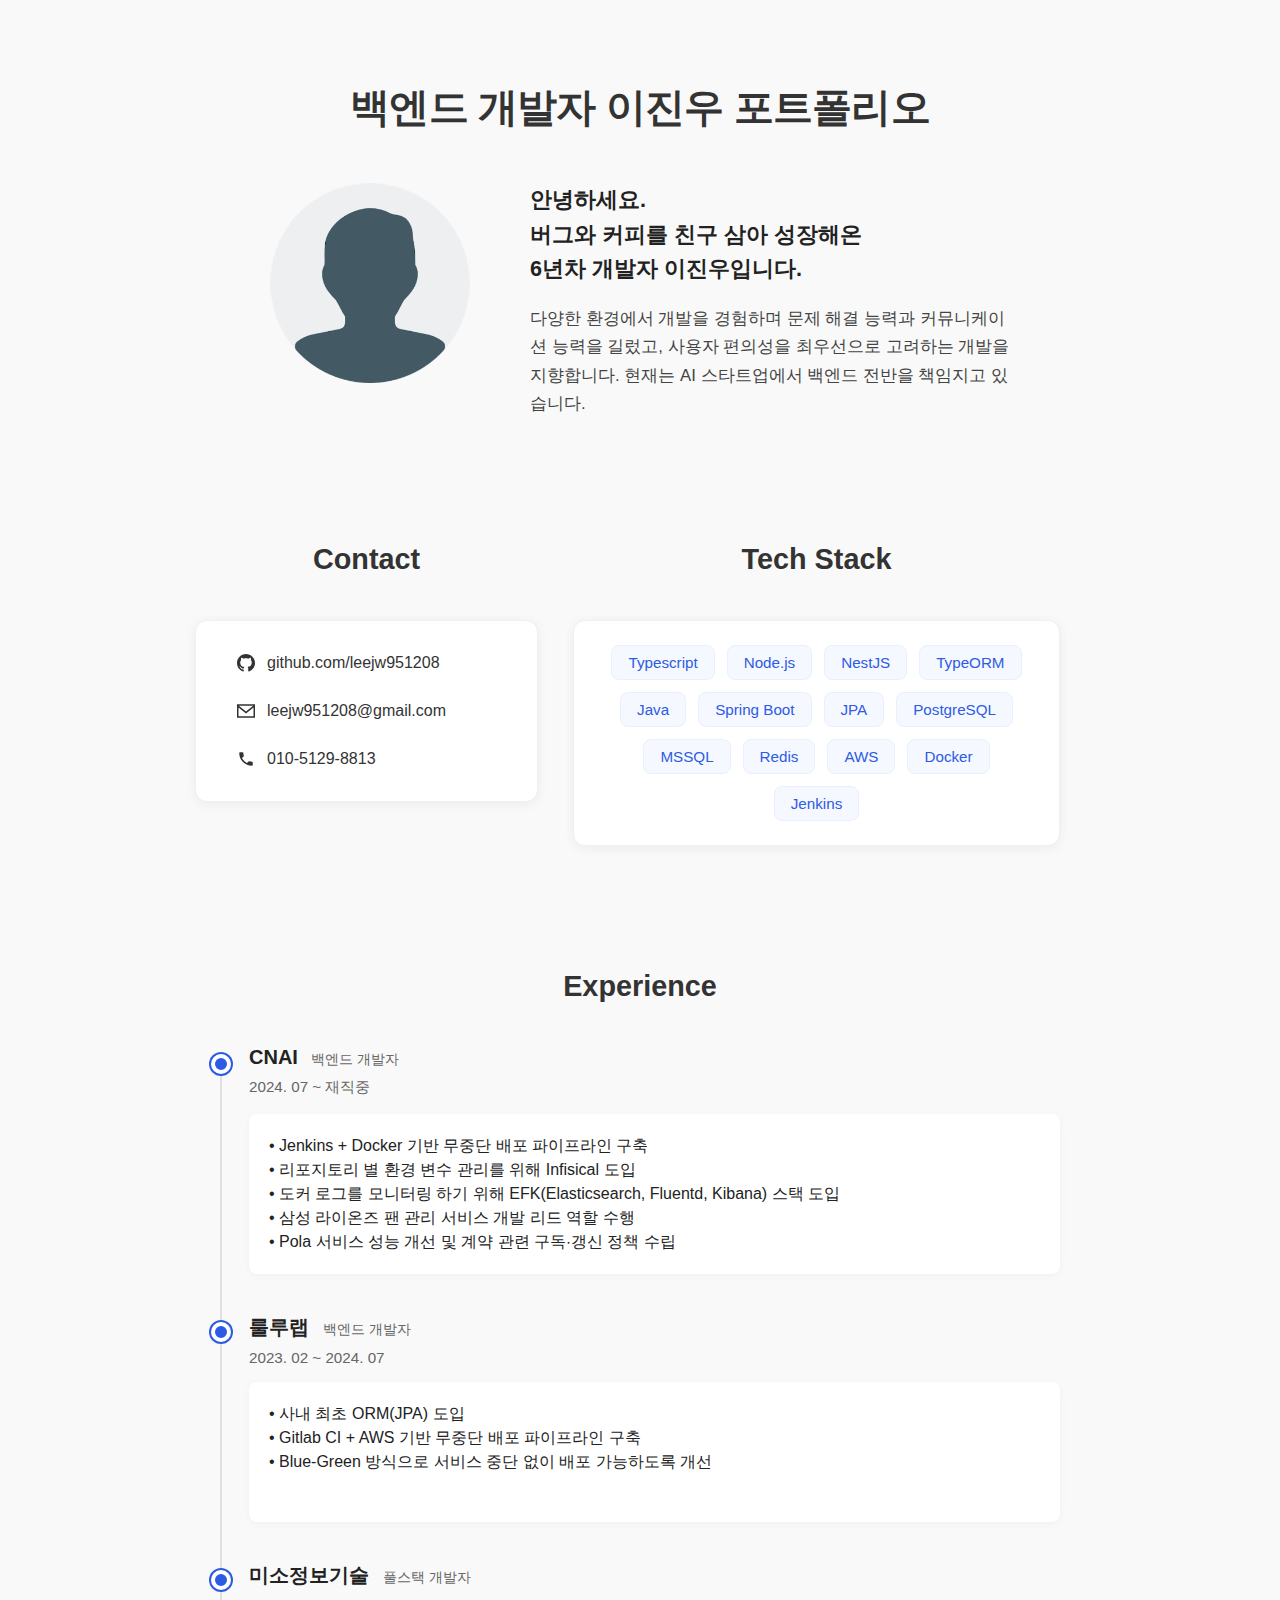
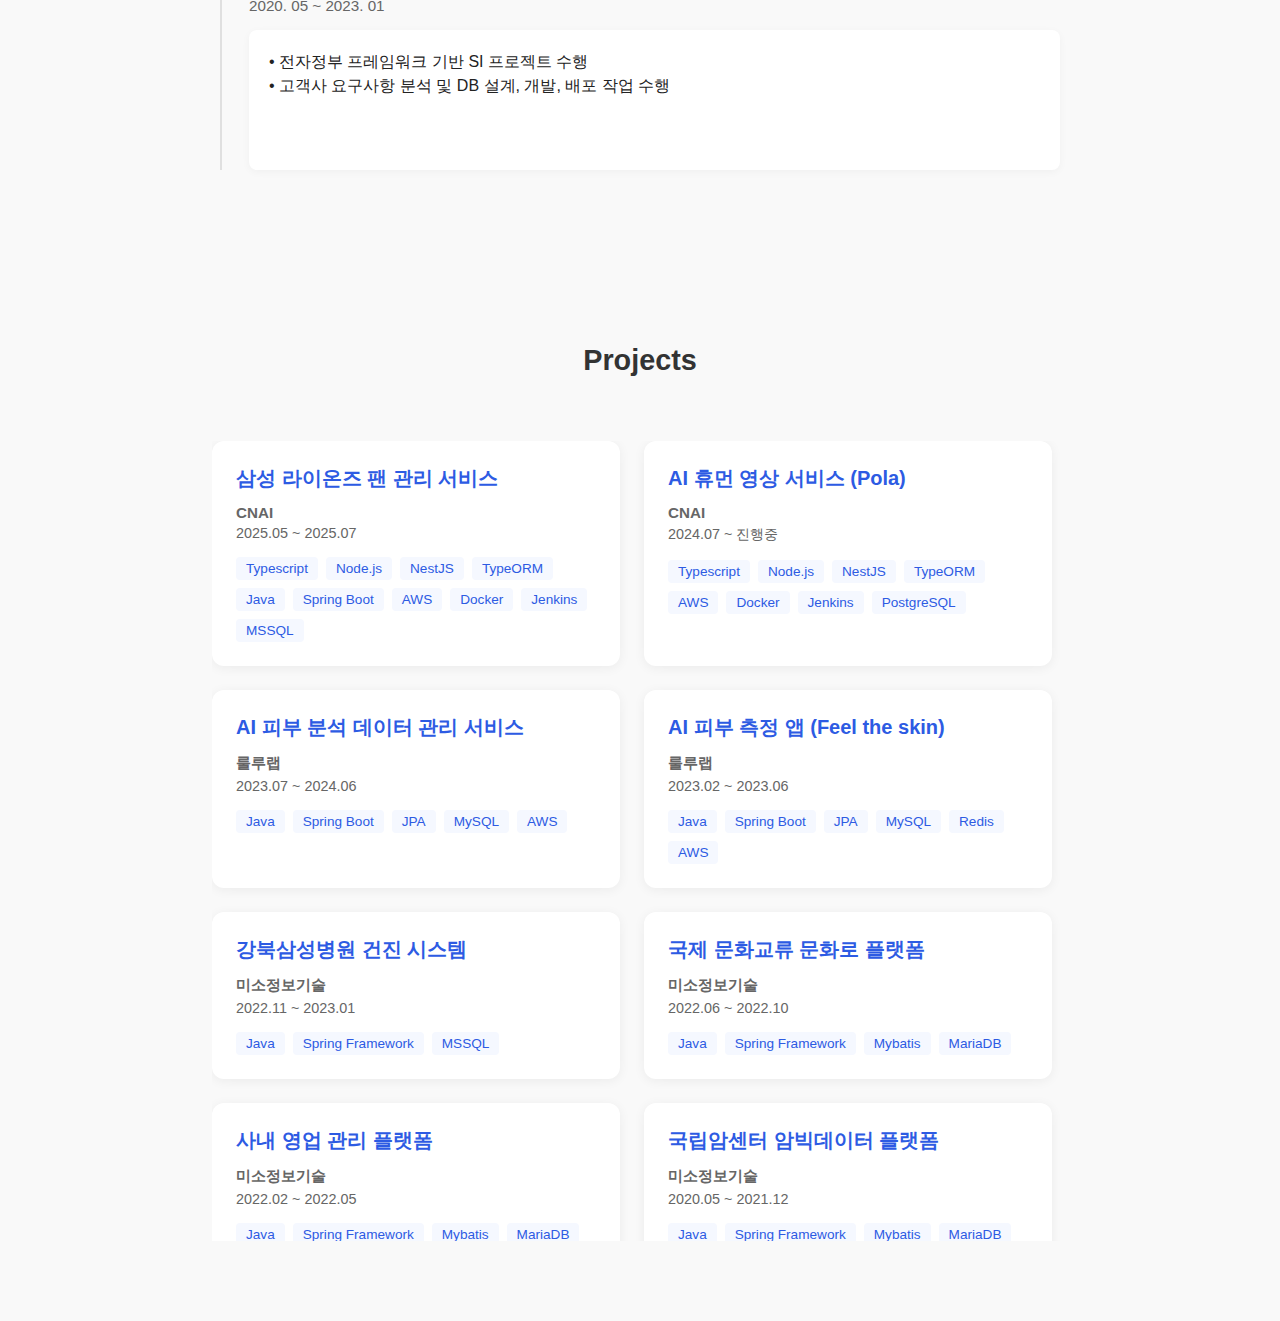
<file: index.html>
<!DOCTYPE html>
<html lang="ko">
    <head>
        <meta charset="UTF-8" />
        <meta name="viewport" content="width=device-width, initial-scale=1.0" />
        <title>이진우 포트폴리오</title>
        <link rel="stylesheet" href="css/style.css" />
    </head>
    <body>
        <div class="container">
            <div class="main-title">백엔드 개발자 이진우 포트폴리오</div>
            <div class="intro-section">
                <div class="intro-content">
                    <div class="profile-img-wrap">
                        <img src="images/user.png" alt="프로필 이미지" class="profile-img" />
                    </div>
                    <div class="intro-texts">
                        <div class="intro-greeting">
                            안녕하세요.<br />버그와 커피를 친구 삼아 성장해온<br />6년차 개발자 이진우입니다.
                        </div>
                        <div class="intro-desc">
                            다양한 환경에서 개발을 경험하며 문제 해결 능력과 커뮤니케이션 능력을 길렀고, 사용자 편의성을
                            최우선으로 고려하는 개발을 지향합니다. 현재는 AI 스타트업에서 백엔드 전반을 책임지고
                            있습니다.
                        </div>
                    </div>
                </div>
                <!-- 연락처 영역 전체 삭제 -->
            </div>
            <div class="contact-skills-container">
                <div class="contact-section">
                    <div class="contact-content">
                        <h2 class="section-title">Contact</h2>
                        <div class="contact-card">
                            <a href="https://github.com/leejw951208" target="_blank" class="contact-item">
                                <svg class="contact-icon" viewBox="0 0 24 24" fill="currentColor">
                                    <path
                                        d="M12 0c-6.626 0-12 5.373-12 12 0 5.302 3.438 9.8 8.207 11.387.599.111.793-.261.793-.577v-2.234c-3.338.726-4.033-1.416-4.033-1.416-.546-1.387-1.333-1.756-1.333-1.756-1.089-.745.083-.729.083-.729 1.205.084 1.839 1.237 1.839 1.237 1.07 1.834 2.807 1.304 3.492.997.107-.775.418-1.305.762-1.604-2.665-.305-5.467-1.334-5.467-5.931 0-1.311.469-2.381 1.236-3.221-.124-.303-.535-1.524.117-3.176 0 0 1.008-.322 3.301 1.23.957-.266 1.983-.399 3.003-.404 1.02.005 2.047.138 3.006.404 2.291-1.552 3.297-1.23 3.297-1.23.653 1.653.242 2.874.118 3.176.77.84 1.235 1.911 1.235 3.221 0 4.609-2.807 5.624-5.479 5.921.43.372.823 1.102.823 2.222v3.293c0 .319.192.694.801.576 4.765-1.589 8.199-6.086 8.199-11.386 0-6.627-5.373-12-12-12z"
                                    />
                                </svg>
                                <span class="contact-text">github.com/leejw951208</span>
                            </a>
                            <a href="mailto:leejw951208@gmail.com" class="contact-item">
                                <svg class="contact-icon" viewBox="0 0 24 24" fill="currentColor">
                                    <path
                                        d="M0 3v18h24v-18h-24zm21.518 2l-9.518 7.713-9.518-7.713h19.036zm-19.518 14v-11.817l10 8.104 10-8.104v11.817h-20z"
                                    />
                                </svg>
                                <span class="contact-text">leejw951208@gmail.com</span>
                            </a>
                            <a href="tel:+82-10-5129-8813" class="contact-item">
                                <svg class="contact-icon" viewBox="0 0 24 24" fill="currentColor">
                                    <path
                                        d="M6.62 10.79c1.44 2.83 3.76 5.14 6.59 6.59l2.2-2.2c.27-.27.67-.36 1.02-.24 1.12.37 2.33.57 3.57.57.55 0 1 .45 1 1V20c0 .55-.45 1-1 1-9.39 0-17-7.61-17-17 0-.55.45-1 1-1h3.5c.55 0 1 .45 1 1 0 1.25.2 2.45.57 3.57.11.35.03.74-.25 1.02l-2.2 2.2z"
                                    />
                                </svg>
                                <span class="contact-text">010-5129-8813</span>
                            </a>
                        </div>
                    </div>
                </div>
                <div class="skills-section">
                    <div class="skills-content">
                        <h2 class="section-title">Tech Stack</h2>
                        <div class="skills-tags">
                            <span class="skill-tag">Typescript</span>
                            <span class="skill-tag">Node.js</span>
                            <span class="skill-tag">NestJS</span>
                            <span class="skill-tag">TypeORM</span>
                            <span class="skill-tag">Java</span>
                            <span class="skill-tag">Spring Boot</span>
                            <span class="skill-tag">JPA</span>
                            <span class="skill-tag">PostgreSQL</span>
                            <span class="skill-tag">MSSQL</span>
                            <span class="skill-tag">Redis</span>
                            <span class="skill-tag">AWS</span>
                            <span class="skill-tag">Docker</span>
                            <span class="skill-tag">Jenkins</span>
                        </div>
                    </div>
                </div>
            </div>
            <div class="experience-section">
                <div class="experience-content">
                    <h2 class="section-title">Experience</h2>
                    <div class="timeline">
                        <div class="timeline-item">
                            <div class="company-name">CNAI <span class="position">백엔드 개발자</span></div>
                            <div class="company-period">2024. 07 ~ 재직중</div>
                            <div class="company-desc">
                                • Jenkins + Docker 기반 무중단 배포 파이프라인 구축<br />
                                • 리포지토리 별 환경 변수 관리를 위해 Infisical 도입<br />
                                • 도커 로그를 모니터링 하기 위해 EFK(Elasticsearch, Fluentd, Kibana) 스택 도입<br />
                                • 삼성 라이온즈 팬 관리 서비스 개발 리드 역할 수행<br />
                                • Pola 서비스 성능 개선 및 계약 관련 구독∙갱신 정책 수립<br />
                            </div>
                        </div>
                        <div class="timeline-item">
                            <div class="company-name">룰루랩 <span class="position">백엔드 개발자</span></div>
                            <div class="company-period">2023. 02 ~ 2024. 07</div>
                            <div class="company-desc">
                                • 사내 최초 ORM(JPA) 도입<br />
                                • Gitlab CI + AWS 기반 무중단 배포 파이프라인 구축<br />
                                • Blue-Green 방식으로 서비스 중단 없이 배포 가능하도록 개선<br />
                            </div>
                        </div>
                        <div class="timeline-item">
                            <div class="company-name">미소정보기술 <span class="position">풀스택 개발자</span></div>
                            <div class="company-period">2020. 05 ~ 2023. 01</div>
                            <div class="company-desc">
                                • 전자정부 프레임워크 기반 SI 프로젝트 수행<br />
                                • 고객사 요구사항 분석 및 DB 설계, 개발, 배포 작업 수행<br />
                            </div>
                        </div>
                    </div>
                </div>
            </div>
            <div class="project-section">
                <div class="project-content">
                    <h2 class="section-title">Projects</h2>
                    <div class="project-grid">
                        <div class="project-card">
                            <a href="projects/project1.html" class="project-title">삼성 라이온즈 팬 관리 서비스</a>
                            <div class="project-info">
                                <span class="project-company">CNAI</span>
                                <span class="project-period">2025.05 ~ 2025.07</span>
                            </div>
                            <div class="tech-stack">
                                <span class="tech-item">Typescript</span>
                                <span class="tech-item">Node.js</span>
                                <span class="tech-item">NestJS</span>
                                <span class="tech-item">TypeORM</span>
                                <span class="tech-item">Java</span>
                                <span class="tech-item">Spring Boot</span>
                                <span class="tech-item">AWS</span>
                                <span class="tech-item">Docker</span>
                                <span class="tech-item">Jenkins</span>
                                <span class="tech-item">MSSQL</span>
                            </div>
                        </div>
                        <div class="project-card">
                            <a href="projects/project1.html" class="project-title">AI 휴먼 영상 서비스 (Pola)</a>
                            <div class="project-info">
                                <span class="project-company">CNAI</span>
                                <span class="project-period">2024.07 ~ 진행중</span>
                            </div>
                            <div class="tech-stack">
                                <span class="tech-item">Typescript</span>
                                <span class="tech-item">Node.js</span>
                                <span class="tech-item">NestJS</span>
                                <span class="tech-item">TypeORM</span>
                                <span class="tech-item">AWS</span>
                                <span class="tech-item">Docker</span>
                                <span class="tech-item">Jenkins</span>
                                <span class="tech-item">PostgreSQL</span>
                            </div>
                        </div>
                        <div class="project-card">
                            <a href="projects/project2.html" class="project-title">AI 피부 분석 데이터 관리 서비스</a>
                            <div class="project-info">
                                <span class="project-company">룰루랩</span>
                                <span class="project-period">2023.07 ~ 2024.06</span>
                            </div>
                            <div class="tech-stack">
                                <span class="tech-item">Java</span>
                                <span class="tech-item">Spring Boot</span>
                                <span class="tech-item">JPA</span>
                                <span class="tech-item">MySQL</span>
                                <span class="tech-item">AWS</span>
                            </div>
                        </div>
                        <div class="project-card">
                            <a href="projects/project3.html" class="project-title">AI 피부 측정 앱 (Feel the skin)</a>
                            <div class="project-info">
                                <span class="project-company">룰루랩</span>
                                <span class="project-period">2023.02 ~ 2023.06</span>
                            </div>
                            <div class="tech-stack">
                                <span class="tech-item">Java</span>
                                <span class="tech-item">Spring Boot</span>
                                <span class="tech-item">JPA</span>
                                <span class="tech-item">MySQL</span>
                                <span class="tech-item">Redis</span>
                                <span class="tech-item">AWS</span>
                            </div>
                        </div>
                        <div class="project-card">
                            <a href="projects/project3.html" class="project-title">강북삼성병원 건진 시스템</a>
                            <div class="project-info">
                                <span class="project-company">미소정보기술</span>
                                <span class="project-period">2022.11 ~ 2023.01</span>
                            </div>
                            <div class="tech-stack">
                                <span class="tech-item">Java</span>
                                <span class="tech-item">Spring Framework</span>
                                <span class="tech-item">MSSQL</span>
                            </div>
                        </div>
                        <div class="project-card">
                            <a href="projects/project3.html" class="project-title">국제 문화교류 문화로 플랫폼</a>
                            <div class="project-info">
                                <span class="project-company">미소정보기술</span>
                                <span class="project-period">2022.06 ~ 2022.10</span>
                            </div>
                            <div class="tech-stack">
                                <span class="tech-item">Java</span>
                                <span class="tech-item">Spring Framework</span>
                                <span class="tech-item">Mybatis</span>
                                <span class="tech-item">MariaDB</span>
                            </div>
                        </div>
                        <div class="project-card">
                            <a href="projects/project3.html" class="project-title">사내 영업 관리 플랫폼</a>
                            <div class="project-info">
                                <span class="project-company">미소정보기술</span>
                                <span class="project-period">2022.02 ~ 2022.05</span>
                            </div>
                            <div class="tech-stack">
                                <span class="tech-item">Java</span>
                                <span class="tech-item">Spring Framework</span>
                                <span class="tech-item">Mybatis</span>
                                <span class="tech-item">MariaDB</span>
                            </div>
                        </div>
                        <div class="project-card">
                            <a href="projects/project3.html" class="project-title">국립암센터 암빅데이터 플랫폼</a>
                            <div class="project-info">
                                <span class="project-company">미소정보기술</span>
                                <span class="project-period">2020.05 ~ 2021.12</span>
                            </div>
                            <div class="tech-stack">
                                <span class="tech-item">Java</span>
                                <span class="tech-item">Spring Framework</span>
                                <span class="tech-item">Mybatis</span>
                                <span class="tech-item">MariaDB</span>
                            </div>
                        </div>
                    </div>
                </div>
            </div>
        </div>
    </body>
</html>
</file>
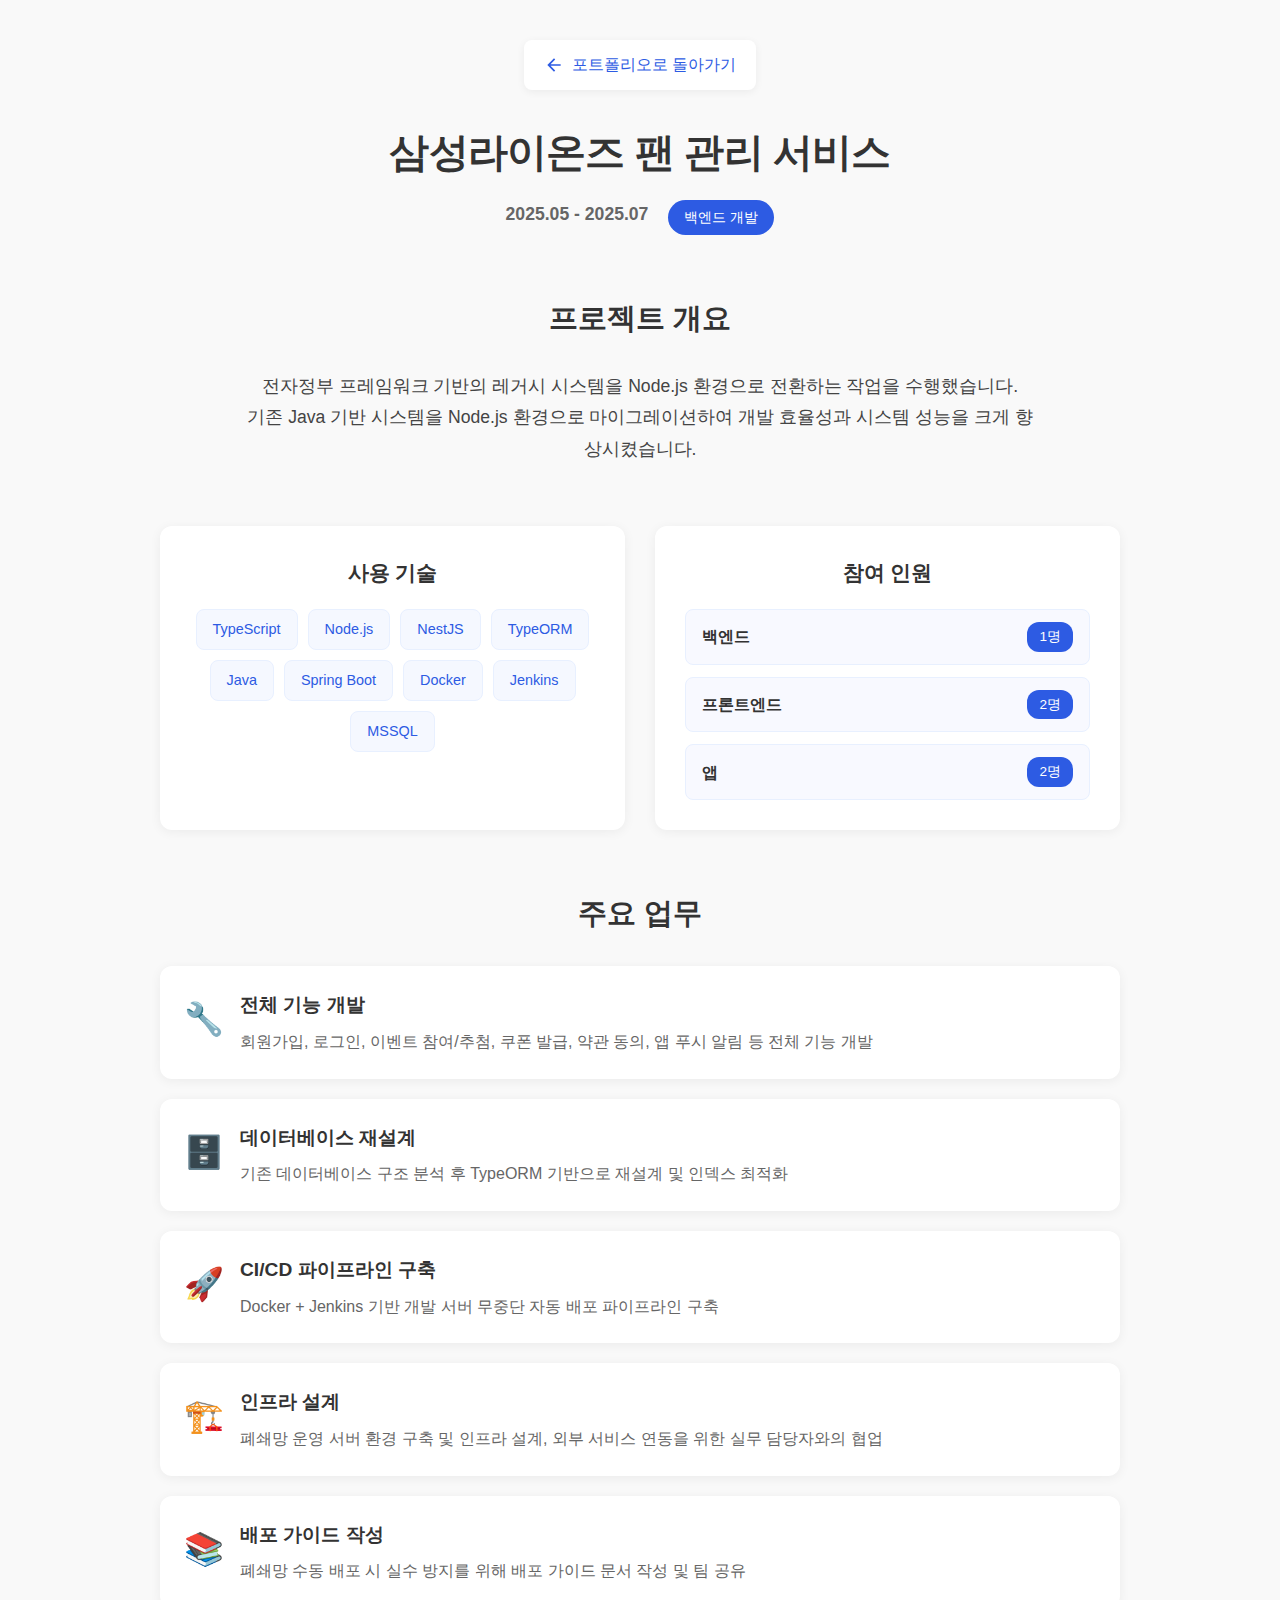
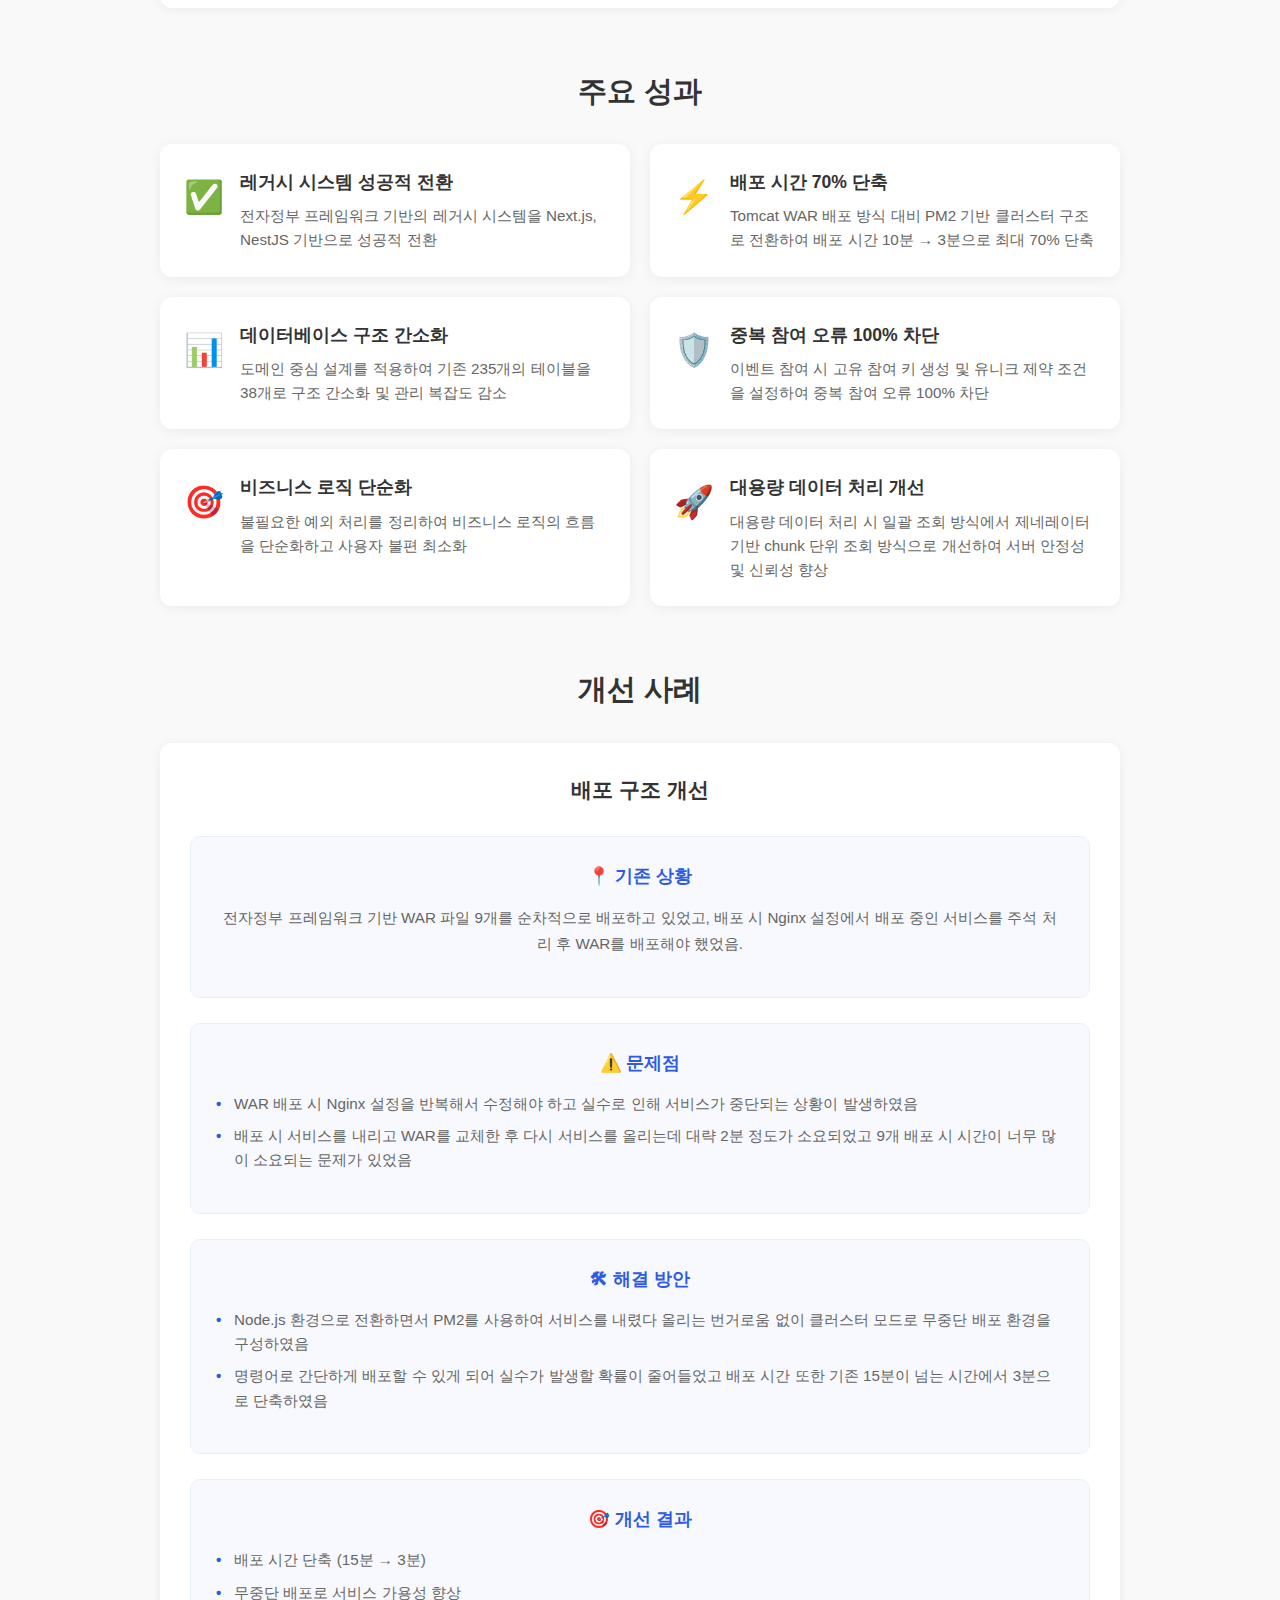
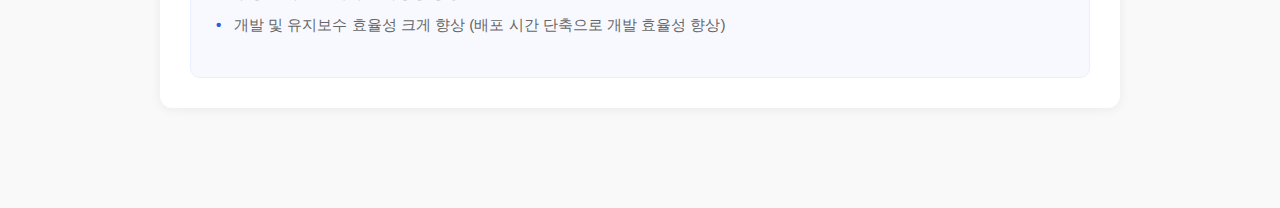
<file: projects/project1.html>
<!DOCTYPE html>
<html lang="ko">
    <head>
        <meta charset="UTF-8" />
        <meta name="viewport" content="width=device-width, initial-scale=1.0" />
        <title>삼성라이온즈 팬 관리 서비스 - 이진우 포트폴리오</title>
        <link rel="stylesheet" href="../css/project-style.css" />
    </head>
    <body>
        <div class="container">
            <header class="project-header">
                <a href="../index.html" class="back-button">
                    <svg viewBox="0 0 24 24" fill="currentColor">
                        <path d="M20 11H7.83l5.59-5.59L12 4l-8 8 8 8 1.41-1.41L7.83 13H20v-2z" />
                    </svg>
                    포트폴리오로 돌아가기
                </a>
                <h1 class="project-title">삼성라이온즈 팬 관리 서비스</h1>
                <div class="project-meta">
                    <span class="project-period">2025.05 - 2025.07</span>
                    <span class="project-role">백엔드 개발</span>
                </div>
            </header>

            <main class="project-content">
                <section class="project-overview">
                    <h2>프로젝트 개요</h2>
                    <p class="project-description">
                        전자정부 프레임워크 기반의 레거시 시스템을 Node.js 환경으로 전환하는 작업을 수행했습니다.<br />
                        기존 Java 기반 시스템을 Node.js 환경으로 마이그레이션하여 개발 효율성과 시스템 성능을 크게
                        향상시켰습니다.
                    </p>
                </section>

                <section class="project-details">
                    <div class="detail-grid">
                        <div class="detail-card">
                            <h3>사용 기술</h3>
                            <div class="tech-stack">
                                <span class="tech-tag">TypeScript</span>
                                <span class="tech-tag">Node.js</span>
                                <span class="tech-tag">NestJS</span>
                                <span class="tech-tag">TypeORM</span>
                                <span class="tech-tag">Java</span>
                                <span class="tech-tag">Spring Boot</span>
                                <span class="tech-tag">Docker</span>
                                <span class="tech-tag">Jenkins</span>
                                <span class="tech-tag">MSSQL</span>
                            </div>
                        </div>

                        <div class="detail-card">
                            <h3>참여 인원</h3>
                            <div class="team-info">
                                <div class="team-member">
                                    <span class="role">백엔드</span>
                                    <span class="count">1명</span>
                                </div>
                                <div class="team-member">
                                    <span class="role">프론트엔드</span>
                                    <span class="count">2명</span>
                                </div>
                                <div class="team-member">
                                    <span class="role">앱</span>
                                    <span class="count">2명</span>
                                </div>
                            </div>
                        </div>
                    </div>
                </section>

                <section class="project-tasks">
                    <h2>주요 업무</h2>
                    <div class="task-list">
                        <div class="task-item">
                            <div class="task-icon">🔧</div>
                            <div class="task-content">
                                <h4>전체 기능 개발</h4>
                                <p>
                                    회원가입, 로그인, 이벤트 참여/추첨, 쿠폰 발급, 약관 동의, 앱 푸시 알림 등 전체 기능
                                    개발
                                </p>
                            </div>
                        </div>
                        <div class="task-item">
                            <div class="task-icon">🗄️</div>
                            <div class="task-content">
                                <h4>데이터베이스 재설계</h4>
                                <p>기존 데이터베이스 구조 분석 후 TypeORM 기반으로 재설계 및 인덱스 최적화</p>
                            </div>
                        </div>
                        <div class="task-item">
                            <div class="task-icon">🚀</div>
                            <div class="task-content">
                                <h4>CI/CD 파이프라인 구축</h4>
                                <p>Docker + Jenkins 기반 개발 서버 무중단 자동 배포 파이프라인 구축</p>
                            </div>
                        </div>
                        <div class="task-item">
                            <div class="task-icon">🏗️</div>
                            <div class="task-content">
                                <h4>인프라 설계</h4>
                                <p>
                                    폐쇄망 운영 서버 환경 구축 및 인프라 설계, 외부 서비스 연동을 위한 실무 담당자와의
                                    협업
                                </p>
                            </div>
                        </div>
                        <div class="task-item">
                            <div class="task-icon">📚</div>
                            <div class="task-content">
                                <h4>배포 가이드 작성</h4>
                                <p>폐쇄망 수동 배포 시 실수 방지를 위해 배포 가이드 문서 작성 및 팀 공유</p>
                            </div>
                        </div>
                    </div>
                </section>

                <section class="project-achievements">
                    <h2>주요 성과</h2>
                    <div class="achievement-list">
                        <div class="achievement-item">
                            <div class="achievement-icon">✅</div>
                            <div class="achievement-content">
                                <h4>레거시 시스템 성공적 전환</h4>
                                <p>전자정부 프레임워크 기반의 레거시 시스템을 Next.js, NestJS 기반으로 성공적 전환</p>
                            </div>
                        </div>
                        <div class="achievement-item">
                            <div class="achievement-icon">⚡</div>
                            <div class="achievement-content">
                                <h4>배포 시간 70% 단축</h4>
                                <p>
                                    Tomcat WAR 배포 방식 대비 PM2 기반 클러스터 구조로 전환하여 배포 시간 10분 → 3분으로
                                    최대 70% 단축
                                </p>
                            </div>
                        </div>
                        <div class="achievement-item">
                            <div class="achievement-icon">📊</div>
                            <div class="achievement-content">
                                <h4>데이터베이스 구조 간소화</h4>
                                <p>
                                    도메인 중심 설계를 적용하여 기존 235개의 테이블을 38개로 구조 간소화 및 관리 복잡도
                                    감소
                                </p>
                            </div>
                        </div>
                        <div class="achievement-item">
                            <div class="achievement-icon">🛡️</div>
                            <div class="achievement-content">
                                <h4>중복 참여 오류 100% 차단</h4>
                                <p>
                                    이벤트 참여 시 고유 참여 키 생성 및 유니크 제약 조건을 설정하여 중복 참여 오류 100%
                                    차단
                                </p>
                            </div>
                        </div>
                        <div class="achievement-item">
                            <div class="achievement-icon">🎯</div>
                            <div class="achievement-content">
                                <h4>비즈니스 로직 단순화</h4>
                                <p>
                                    불필요한 예외 처리를 정리하여 비즈니스 로직의 흐름을 단순화하고 사용자 불편 최소화
                                </p>
                            </div>
                        </div>
                        <div class="achievement-item">
                            <div class="achievement-icon">🚀</div>
                            <div class="achievement-content">
                                <h4>대용량 데이터 처리 개선</h4>
                                <p>
                                    대용량 데이터 처리 시 일괄 조회 방식에서 제네레이터 기반 chunk 단위 조회 방식으로
                                    개선하여 서버 안정성 및 신뢰성 향상
                                </p>
                            </div>
                        </div>
                    </div>
                </section>

                <section class="project-improvements">
                    <h2>개선 사례</h2>
                    <div class="improvement-cards-container">
                        <div class="improvement-card">
                            <h3>배포 구조 개선</h3>
                            <div class="improvement-content">
                                <div class="improvement-section">
                                    <h4>📍 기존 상황</h4>
                                    <div class="improvement-text">
                                        <p>
                                            전자정부 프레임워크 기반 WAR 파일 9개를 순차적으로 배포하고 있었고, 배포 시
                                            Nginx 설정에서 배포 중인 서비스를 주석 처리 후 WAR를 배포해야 했었음.
                                        </p>
                                    </div>
                                </div>

                                <div class="improvement-section">
                                    <h4>⚠️ 문제점</h4>
                                    <div class="improvement-text">
                                        <ul>
                                            <li>
                                                WAR 배포 시 Nginx 설정을 반복해서 수정해야 하고 실수로 인해 서비스가
                                                중단되는 상황이 발생하였음
                                            </li>
                                            <li>
                                                배포 시 서비스를 내리고 WAR를 교체한 후 다시 서비스를 올리는데 대략 2분
                                                정도가 소요되었고 9개 배포 시 시간이 너무 많이 소요되는 문제가 있었음
                                            </li>
                                        </ul>
                                    </div>
                                </div>

                                <div class="improvement-section">
                                    <h4>🛠 해결 방안</h4>
                                    <div class="improvement-text">
                                        <ul>
                                            <li>
                                                Node.js 환경으로 전환하면서 PM2를 사용하여 서비스를 내렸다 올리는
                                                번거로움 없이 클러스터 모드로 무중단 배포 환경을 구성하였음
                                            </li>
                                            <li>
                                                명령어로 간단하게 배포할 수 있게 되어 실수가 발생할 확률이 줄어들었고
                                                배포 시간 또한 기존 15분이 넘는 시간에서 3분으로 단축하였음
                                            </li>
                                        </ul>
                                    </div>
                                </div>

                                <div class="improvement-section">
                                    <h4>🎯 개선 결과</h4>
                                    <div class="improvement-text">
                                        <ul>
                                            <li>배포 시간 단축 (15분 → 3분)</li>
                                            <li>무중단 배포로 서비스 가용성 향상</li>
                                            <li>
                                                개발 및 유지보수 효율성 크게 향상 (배포 시간 단축으로 개발 효율성 향상)
                                            </li>
                                        </ul>
                                    </div>
                                </div>
                            </div>
                        </div>
                    </div>
                </section>
            </main>
        </div>
    </body>
</html>
</file>
<file: css/style.css>
body {
    margin: auto;
    font-family: 'Pretendard', 'Noto Sans KR', sans-serif;
    background: #f9f9f9;
    color: #222;
    max-width: 1000px;
}
.container {
    margin: 80px;
}
.main-title {
    font-size: 2.5rem;
    font-weight: 800;
    text-align: center;
    color: #333;
    letter-spacing: -0.02em;
}
.intro-section {
    margin-top: 48px;
}
.intro-content {
    display: flex;
    align-items: flex-start;
    justify-content: center;
    gap: 60px;
}
.profile-img-wrap {
    flex-shrink: 0;
    display: flex;
    align-items: center;
    justify-content: center;
}
.profile-img {
    width: 200px;
    height: 200px;
    object-fit: contain;
    display: block;
}
.intro-texts {
    min-width: 320px;
    max-width: 480px;
}
.intro-greeting {
    font-size: 1.35rem;
    font-weight: 700;
    margin-bottom: 18px;
    color: #222;
    line-height: 1.6;
}
.intro-desc {
    font-size: 1.05rem;
    color: #444;
    line-height: 1.7;
}

/* 연락처 & 기술 스택 컨테이너 */
.contact-skills-container {
    margin-top: 100px;
    display: grid;
    grid-template-columns: 1fr 2fr;
    gap: 60px;
    align-items: start;
}

/* 연락처 섹션 */
.contact-section {
    margin-top: 0;
}

.contact-content {
    display: flex;
    flex-direction: column;
    align-items: center;
}

.contact-card {
    display: flex;
    flex-direction: column;
    gap: 12px;
    margin-top: 20px;
    width: 100%;
    background: #fff;
    padding: 24px;
    border-radius: 12px;
    box-shadow: 0 2px 12px rgba(0, 0, 0, 0.06);
    border: 1px solid #f0f0f0;
}

.contact-item {
    display: flex;
    align-items: center;
    gap: 12px;
    padding: 8px 16px;
    text-decoration: none;
    color: #333;
    border-radius: 6px;
    transition: all 0.2s;
    background: transparent;
    border: 1px solid transparent;
}

.contact-item:hover {
    background: #f8f9ff;
    color: #2d5be3;
    border-color: #e8f0ff;
}

.contact-icon {
    width: 18px;
    height: 18px;
    flex-shrink: 0;
}

.contact-text {
    font-size: 1rem;
    font-weight: 400;
}

/* 기술 스택 섹션 */
.skills-section {
    margin-top: 0;
}

.skills-content {
    display: flex;
    flex-direction: column;
    align-items: center;
}

.skills-tags {
    display: flex;
    flex-wrap: wrap;
    gap: 12px;
    margin-top: 20px;
    justify-content: center;
    max-width: 100%;
    background: #fff;
    padding: 24px;
    border-radius: 12px;
    box-shadow: 0 2px 12px rgba(0, 0, 0, 0.06);
    border: 1px solid #f0f0f0;
}

.skill-tag {
    background: #f5f8ff;
    color: #2d5be3;
    padding: 8px 16px;
    border-radius: 8px;
    font-size: 0.95rem;
    font-weight: 500;
    border: 1px solid #e8f0ff;
    transition: all 0.2s;
}

.skill-tag:hover {
    background: #e8f0ff;
    transform: translateY(-2px);
    box-shadow: 0 2px 8px rgba(45, 91, 227, 0.15);
}

.experience-section {
    margin-top: 100px;
}
.section-title {
    font-size: 1.8rem;
    font-weight: 700;
    color: #333;
    text-align: center;
}
.experience-content {
    display: flex;
    flex-direction: column;
    justify-content: center;
}
.timeline {
    display: flex;
    flex-direction: column;
    gap: 40px;
    position: relative;
    margin-top: 20px;
    padding-left: 29px;
}
.timeline::before {
    content: '';
    position: absolute;
    left: 0;
    top: 8px;
    bottom: 0;
    width: 2px;
    background: #e0e0e0;
}
.timeline-item {
    position: relative;
}
.timeline-item::before {
    content: '';
    position: absolute;
    left: -38px;
    top: 8px;
    width: 12px;
    height: 12px;
    border-radius: 50%;
    background: #2d5be3;
    border: 4px solid #fff;
    box-shadow: 0 0 0 2px #2d5be3;
}
.timeline-item:last-child {
    margin-bottom: 0;
}
.company-name {
    font-size: 1.25rem;
    font-weight: 700;
    color: #222;
    margin-bottom: 8px;
}
.position {
    font-size: 0.9rem;
    font-weight: 400;
    color: #666;
    margin-left: 8px;
}
.company-period {
    font-size: 0.95rem;
    color: #666;
    margin-bottom: 16px;
}
.company-desc {
    min-height: 100px;
    padding: 20px;
    background: #fff;
    border-radius: 8px;
    box-shadow: 0 2px 8px rgba(0, 0, 0, 0.04);
    line-height: 1.5rem;
}
.project-section {
    margin-top: 150px;
}

.project-content {
    display: flex;
    flex-direction: column;
    align-items: center;
}

.project-grid {
    display: grid;
    grid-template-columns: repeat(auto-fill, minmax(280px, 1fr));
    gap: 24px;
    margin-top: 40px;
    max-height: 800px;
    overflow-y: auto;
    padding-right: 16px;
    width: 100%;
}

/* 스크롤바 스타일링 */
.project-grid::-webkit-scrollbar {
    width: 8px;
}

.project-grid::-webkit-scrollbar-track {
    background: #f1f1f1;
    border-radius: 4px;
}

.project-grid::-webkit-scrollbar-thumb {
    background: #c1c1c1;
    border-radius: 4px;
}

.project-grid::-webkit-scrollbar-thumb:hover {
    background: #a8a8a8;
}
.project-card {
    background: #fff;
    border-radius: 12px;
    padding: 24px;
    box-shadow: 0 2px 12px rgba(0, 0, 0, 0.06);
    transition: transform 0.2s, box-shadow 0.2s;
}
.project-card:hover {
    transform: translateY(-4px);
    box-shadow: 0 4px 18px rgba(0, 0, 0, 0.1);
}
.project-title {
    font-size: 1.25rem;
    font-weight: 700;
    color: #2d5be3;
    margin-bottom: 12px;
    text-decoration: none;
    display: block;
}
.project-title:hover {
    text-decoration: underline;
}
.project-info {
    font-size: 0.95rem;
    color: #666;
    margin-bottom: 16px;
}
.project-company {
    display: block;
    margin-bottom: 4px;
    font-weight: 700;
}
.project-period {
    display: block;
    font-size: 0.9rem;
    margin-bottom: 16px;
}
.tech-stack {
    display: flex;
    flex-wrap: wrap;
    gap: 8px;
    margin-top: 12px;
}
.tech-item {
    background: #f5f8ff;
    color: #2d5be3;
    padding: 4px 10px;
    border-radius: 4px;
    font-size: 0.85rem;
    font-weight: 500;
}
</file>
<file: css/project-style.css>
/* 기본 스타일 */
* {
    margin: 0;
    padding: 0;
    box-sizing: border-box;
}

body {
    font-family: 'Pretendard', 'Noto Sans KR', sans-serif;
    background: #f9f9f9;
    color: #222;
    line-height: 1.6;
}

.container {
    max-width: 1000px;
    margin: 0 auto;
    padding: 40px 20px;
}

/* 헤더 스타일 */
.project-header {
    margin-bottom: 60px;
    text-align: center;
}

.back-button {
    display: inline-flex;
    align-items: center;
    gap: 8px;
    padding: 12px 20px;
    background: #fff;
    color: #2d5be3;
    text-decoration: none;
    border-radius: 8px;
    font-weight: 500;
    box-shadow: 0 2px 8px rgba(0, 0, 0, 0.06);
    transition: all 0.2s;
    margin-bottom: 30px;
}

.back-button:hover {
    background: #f8f9ff;
    transform: translateY(-2px);
    box-shadow: 0 4px 12px rgba(0, 0, 0, 0.1);
}

.back-button svg {
    width: 20px;
    height: 20px;
}

.project-title {
    font-size: 2.5rem;
    font-weight: 800;
    color: #333;
    margin-bottom: 16px;
    letter-spacing: -0.02em;
}

.project-meta {
    display: flex;
    justify-content: center;
    gap: 20px;
    font-size: 1.1rem;
    color: #666;
}

.project-period {
    font-weight: 600;
}

.project-role {
    background: #2d5be3;
    color: white;
    padding: 6px 16px;
    border-radius: 20px;
    font-size: 0.9rem;
    font-weight: 500;
}

/* 섹션 공통 스타일 */
section {
    margin-bottom: 60px;
}

section h2 {
    font-size: 1.8rem;
    font-weight: 700;
    color: #333;
    margin-bottom: 30px;
    text-align: center;
}

/* 프로젝트 개요 */
.project-description {
    font-size: 1.1rem;
    color: #444;
    line-height: 1.8;
    text-align: center;
    max-width: 800px;
    margin: 0 auto;
}

/* 프로젝트 상세 정보 */
.detail-grid {
    display: grid;
    grid-template-columns: 1fr 1fr;
    gap: 30px;
    margin-bottom: 40px;
}

.detail-card {
    background: #fff;
    padding: 30px;
    border-radius: 12px;
    box-shadow: 0 2px 12px rgba(0, 0, 0, 0.06);
}

.detail-card h3 {
    font-size: 1.3rem;
    font-weight: 700;
    color: #333;
    margin-bottom: 20px;
    text-align: center;
}

/* 기술 스택 */
.tech-stack {
    display: flex;
    flex-wrap: wrap;
    gap: 10px;
    justify-content: center;
}

.tech-tag {
    background: #f5f8ff;
    color: #2d5be3;
    padding: 8px 16px;
    border-radius: 8px;
    font-size: 0.9rem;
    font-weight: 500;
    border: 1px solid #e8f0ff;
    transition: all 0.2s;
}

.tech-tag:hover {
    background: #e8f0ff;
    transform: translateY(-2px);
}

/* 팀 정보 */
.team-info {
    display: flex;
    flex-direction: column;
    gap: 12px;
}

.team-member {
    display: flex;
    justify-content: space-between;
    align-items: center;
    padding: 12px 16px;
    background: #f8f9ff;
    border-radius: 8px;
    border: 1px solid #e8f0ff;
}

.role {
    font-weight: 600;
    color: #333;
}

.count {
    background: #2d5be3;
    color: white;
    padding: 4px 12px;
    border-radius: 12px;
    font-size: 0.85rem;
    font-weight: 500;
}

/* 주요 업무 */
.task-list {
    display: flex;
    flex-direction: column;
    gap: 20px;
}

.task-item {
    display: flex;
    align-items: flex-start;
    gap: 16px;
    background: #fff;
    padding: 24px;
    border-radius: 12px;
    box-shadow: 0 2px 12px rgba(0, 0, 0, 0.06);
    transition: transform 0.2s;
}

.task-item:hover {
    transform: translateY(-2px);
}

.task-icon {
    font-size: 2rem;
    flex-shrink: 0;
    margin-top: 4px;
}

.task-content h4 {
    font-size: 1.2rem;
    font-weight: 700;
    color: #333;
    margin-bottom: 8px;
}

.task-content p {
    color: #666;
    line-height: 1.6;
}

/* 주요 성과 */
.achievement-list {
    display: grid;
    grid-template-columns: repeat(auto-fit, minmax(400px, 1fr));
    gap: 20px;
}

.achievement-item {
    display: flex;
    align-items: flex-start;
    gap: 16px;
    background: #fff;
    padding: 24px;
    border-radius: 12px;
    box-shadow: 0 2px 12px rgba(0, 0, 0, 0.06);
    transition: transform 0.2s;
}

.achievement-item:hover {
    transform: translateY(-2px);
}

.achievement-icon {
    font-size: 2rem;
    flex-shrink: 0;
    margin-top: 4px;
}

.achievement-content h4 {
    font-size: 1.1rem;
    font-weight: 700;
    color: #333;
    margin-bottom: 8px;
}

.achievement-content p {
    color: #666;
    line-height: 1.6;
    font-size: 0.95rem;
}

/* 개선 사례 */
.project-improvements {
    text-align: center;
}

.project-improvements h2 {
    margin-bottom: 30px;
}

.improvement-cards-container {
    display: grid;
    grid-template-columns: repeat(auto-fit, minmax(400px, 1fr));
    gap: 20px;
}
.improvement-card {
    background: #fff;
    padding: 30px;
    border-radius: 12px;
    box-shadow: 0 2px 12px rgba(0, 0, 0, 0.06);
    transition: transform 0.2s;
}

.improvement-card:hover {
    transform: translateY(-2px);
}

.improvement-card h3 {
    font-size: 1.3rem;
    font-weight: 700;
    color: #333;
    margin-bottom: 30px;
    text-align: center;
}

.improvement-content {
    display: flex;
    flex-direction: column;
    gap: 25px;
}

.improvement-section {
    padding: 25px;
    border-radius: 10px;
    background: #f8f9ff;
    border: 1px solid #e8f0ff;
}

.improvement-section h4 {
    font-size: 1.1rem;
    font-weight: 700;
    color: #2d5be3;
    margin-bottom: 15px;
    text-align: center;
}

.improvement-text {
    margin-bottom: 15px;
}

.improvement-text p {
    color: #666;
    line-height: 1.7;
    font-size: 0.95rem;
    margin-bottom: 0;
}

.improvement-text ul {
    list-style: none;
    padding: 0;
    margin: 0;
    text-align: left;
}

.improvement-text li {
    color: #666;
    line-height: 1.6;
    font-size: 0.95rem;
    margin-bottom: 8px;
    padding-left: 18px;
    position: relative;
}

.improvement-text li:before {
    content: '•';
    color: #2d5be3;
    font-weight: bold;
    position: absolute;
    left: 0;
}

.improvement-image {
    text-align: center;
    margin-top: 15px;
}

.improvement-image img {
    max-width: 100%;
    height: auto;
    border-radius: 8px;
    box-shadow: 0 2px 8px rgba(0, 0, 0, 0.1);
}
</file>
